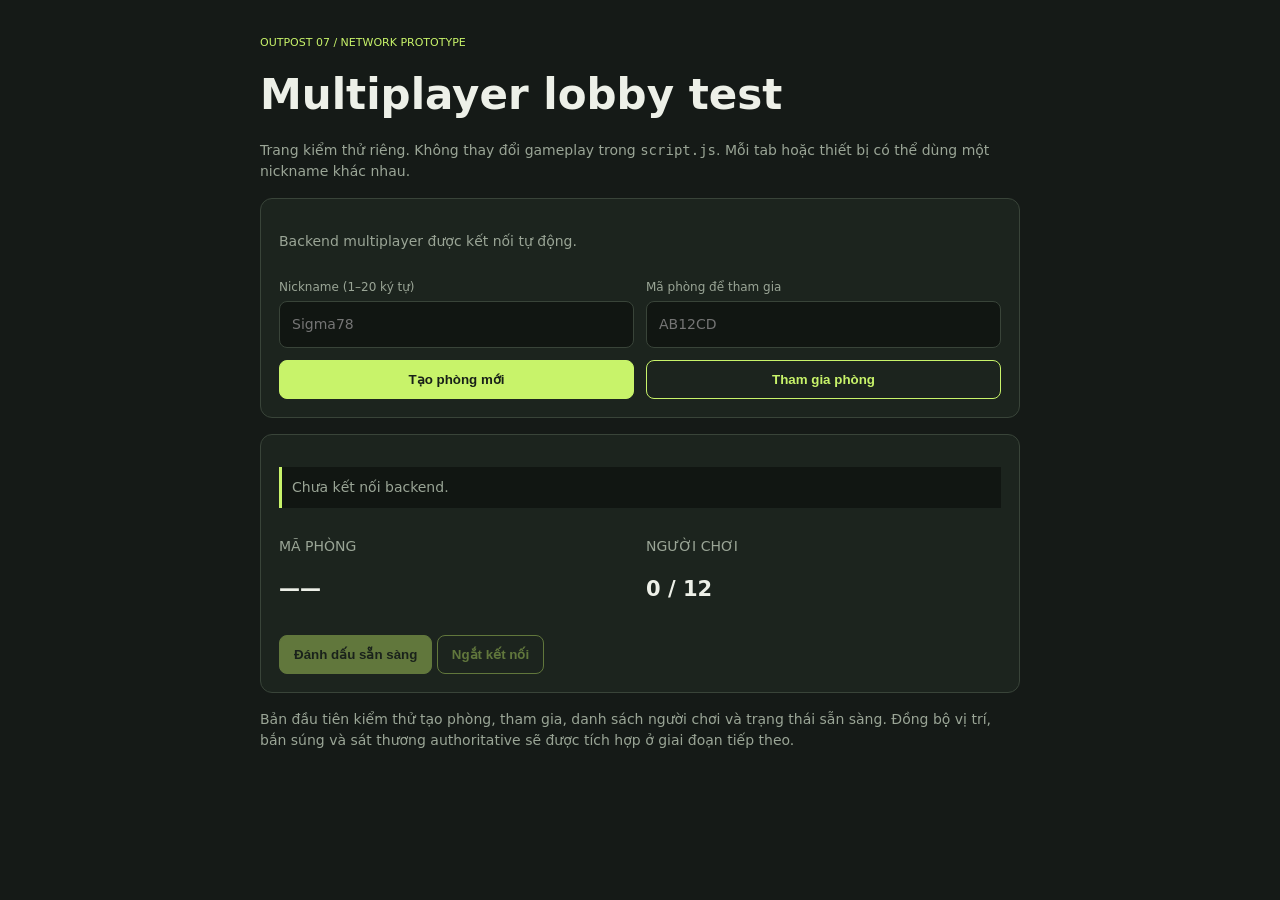
<file: multiplayer-test.html>
<!doctype html>
<html lang="vi">
<head>
  <meta charset="utf-8">
  <meta name="viewport" content="width=device-width, initial-scale=1">
  <meta name="theme-color" content="#151a17">
  <title>LNTL — Multiplayer Lobby Test</title>
  <style>
    :root{color-scheme:dark;--bg:#151a17;--panel:#1c241e;--line:#394439;--text:#edf0e8;--muted:#9aa596;--acid:#c8f36a;--red:#e97862}
    *{box-sizing:border-box}body{margin:0;background:var(--bg);color:var(--text);font:14px/1.5 system-ui,sans-serif;padding:24px}
    main{max-width:760px;margin:0 auto}h1{font-size:clamp(26px,5vw,42px);margin:8px 0}p{color:var(--muted)}
    .panel{background:var(--panel);border:1px solid var(--line);padding:18px;border-radius:12px;margin:16px 0}
    label{display:block;color:var(--muted);font-size:12px;margin:12px 0 5px}
    input{width:100%;padding:12px;border:1px solid var(--line);border-radius:8px;background:#111612;color:var(--text);font:inherit}
    .grid{display:grid;grid-template-columns:1fr 1fr;gap:12px}
    button{border:1px solid var(--acid);border-radius:8px;padding:11px 14px;background:var(--acid);color:#182018;font-weight:700;cursor:pointer;margin-top:12px}
    button.secondary{background:transparent;color:var(--acid)}button:disabled{opacity:.4;cursor:not-allowed}
    #status{padding:10px;border-left:3px solid var(--acid);background:#111612;overflow-wrap:anywhere}
    #players{list-style:none;padding:0;margin:0}#players li{padding:10px 0;border-bottom:1px solid var(--line);display:flex;justify-content:space-between;gap:12px}
    .tag{color:var(--acid);font-size:11px}.error{color:var(--red)}.muted{color:var(--muted)}
    @media(max-width:560px){body{padding:14px}.grid{grid-template-columns:1fr}}
  </style>
</head>
<body>
<main>
  <p class="tag">OUTPOST 07 / NETWORK PROTOTYPE</p>
  <h1>Multiplayer lobby test</h1>
  <p>Trang kiểm thử riêng. Không thay đổi gameplay trong <code>script.js</code>. Mỗi tab hoặc thiết bị có thể dùng một nickname khác nhau.</p>

  <section class="panel">
    <p class="muted">Backend multiplayer được kết nối tự động.</p>
    <div class="grid">
      <div><label for="nickname">Nickname (1–20 ký tự)</label><input id="nickname" maxlength="20" placeholder="Sigma78"></div>
      <div><label for="roomCode">Mã phòng để tham gia</label><input id="roomCode" maxlength="6" placeholder="AB12CD" autocapitalize="characters"></div>
    </div>
    <div class="grid">
      <button id="create">Tạo phòng mới</button>
      <button id="join" class="secondary">Tham gia phòng</button>
    </div>
  </section>

  <section class="panel">
    <p id="status" role="status">Chưa kết nối backend.</p>
    <div class="grid">
      <div><p>MÃ PHÒNG</p><h2 id="activeCode">——</h2></div>
      <div><p>NGƯỜI CHƠI</p><h2 id="count">0 / 12</h2></div>
    </div>
    <ul id="players"></ul>
    <button id="ready" disabled>Đánh dấu sẵn sàng</button>
    <button id="disconnect" class="secondary" disabled>Ngắt kết nối</button>
  </section>
  <p class="muted">Bản đầu tiên kiểm thử tạo phòng, tham gia, danh sách người chơi và trạng thái sẵn sàng. Đồng bộ vị trí, bắn súng và sát thương authoritative sẽ được tích hợp ở giai đoạn tiếp theo.</p>
</main>
<script type="module">
  const $ = (selector) => document.querySelector(selector);
  const nicknameInput = $("#nickname");
  const roomCodeInput = $("#roomCode");
  const statusNode = $("#status");
  const activeCodeNode = $("#activeCode");
  const countNode = $("#count");
  const playersNode = $("#players");
  const createButton = $("#create");
  const joinButton = $("#join");
  const readyButton = $("#ready");
  const disconnectButton = $("#disconnect");

  let socket = null;
  let ready = false;
  let currentRoom = null;
  let myPlayerId = null;

  nicknameInput.value = localStorage.getItem("lntl-mp-nickname") || "";

  function setStatus(message, isError = false) {
    statusNode.textContent = message;
    statusNode.classList.toggle("error", isError);
  }

  // Backend deployed for the LNTL multiplayer prototype.
  // Update this constant only if the Worker URL changes.
  const BACKEND_URL = "https://lntl-multiplayer.thanhnguyenxuan917.workers.dev";

  function getBackend() {
    return BACKEND_URL;
  }

  function getNickname() {
    const nickname = nicknameInput.value.trim().replace(/\s+/g, " ").slice(0, 20);
    if (!nickname) throw new Error("Nhập nickname từ 1–20 ký tự.");
    localStorage.setItem("lntl-mp-nickname", nickname);
    return nickname;
  }

  async function requestJson(url, options) {
    const response = await fetch(url, options);
    const data = await response.json().catch(() => ({}));
    if (!response.ok) throw new Error(data.error || `HTTP ${response.status}`);
    return data;
  }

  async function createRoom() {
    try {
      disconnect();
      setStatus("Đang tạo phòng…");
      const backend = getBackend();
      const nickname = getNickname();
      const result = await requestJson(backend + "/api/rooms", {
        method: "POST",
        headers: { "content-type": "application/json" },
        body: JSON.stringify({ nickname })
      });
      roomCodeInput.value = result.code;
      await connectToRoom(result.code, nickname, backend);
    } catch (error) {
      setStatus(error.message || "Không tạo được phòng.", true);
    }
  }

  async function joinRoom() {
    try {
      disconnect();
      const backend = getBackend();
      const nickname = getNickname();
      const code = roomCodeInput.value.trim().toUpperCase();
      if (!/^[A-Z0-9]{6}$/.test(code)) throw new Error("Mã phòng phải gồm 6 ký tự.");
      setStatus("Đang tham gia phòng " + code + "…");
      await connectToRoom(code, nickname, backend);
    } catch (error) {
      setStatus(error.message || "Không tham gia được phòng.", true);
    }
  }

  function connectToRoom(code, nickname, backend) {
    return new Promise((resolve, reject) => {
      const wsUrl = new URL(backend + "/api/rooms/" + encodeURIComponent(code) + "/ws");
      wsUrl.protocol = wsUrl.protocol === "https:" ? "wss:" : "ws:";
      wsUrl.searchParams.set("nickname", nickname);
      const candidate = new WebSocket(wsUrl);
      let welcomed = false;

      candidate.addEventListener("open", () => setStatus("WebSocket đã mở; đang xác nhận phòng…"), { once: true });
      candidate.addEventListener("message", (event) => {
        let message;
        try { message = JSON.parse(event.data); } catch { return; }

        if (message.type === "welcome") {
          welcomed = true;
          socket = candidate;
          myPlayerId = message.playerId;
          currentRoom = message.room;
          ready = false;
          renderRoom();
          readyButton.disabled = false;
          disconnectButton.disabled = false;
          readyButton.textContent = "Đánh dấu sẵn sàng";
          setStatus("Đã kết nối phòng " + code + ". Mở tab khác để thử thêm người chơi.");
          resolve();
        } else if (message.type === "room:update") {
          currentRoom = message.room;
          renderRoom();
        } else if (message.type === "error") {
          setStatus(message.error || "Lỗi từ server.", true);
        }
      });

      candidate.addEventListener("error", () => {
        if (!welcomed) reject(new Error("Không kết nối được. Kiểm tra URL Worker, deployment và trạng thái backend."));
      });
      candidate.addEventListener("close", (event) => {
        if (socket === candidate) {
          socket = null;
          currentRoom = null;
          myPlayerId = null;
          ready = false;
          renderRoom();
          readyButton.disabled = true;
          disconnectButton.disabled = true;
          setStatus("Đã ngắt kết nối (code " + event.code + ").");
        } else if (!welcomed) {
          reject(new Error("Không thể tham gia phòng. Kiểm tra mã phòng và xem Worker đã deploy chưa."));
        }
      });
    });
  }

  function renderRoom() {
    activeCodeNode.textContent = currentRoom?.code || "——";
    const players = currentRoom?.players || [];
    countNode.textContent = players.length + " / " + (currentRoom?.maxPlayers || 12);
    playersNode.replaceChildren();
    for (const player of players) {
      const item = document.createElement("li");
      const name = document.createElement("span");
      name.textContent = player.nickname + (player.id === myPlayerId ? " (Bạn)" : "");
      const tags = document.createElement("span");
      tags.className = "tag";
      const host = player.id === currentRoom?.hostId ? "CHỦ PHÒNG" : "";
      tags.textContent = [host, player.ready ? "SẴN SÀNG" : "CHƯA SẴN SÀNG"].filter(Boolean).join(" · ");
      item.append(name, tags);
      playersNode.append(item);
    }
  }

  function disconnect() {
    if (socket) {
      const oldSocket = socket;
      socket = null;
      oldSocket.close(1000, "User disconnected");
    }
    currentRoom = null;
    myPlayerId = null;
    ready = false;
    renderRoom();
    readyButton.disabled = true;
    disconnectButton.disabled = true;
  }

  createButton.addEventListener("click", createRoom);
  joinButton.addEventListener("click", joinRoom);
  readyButton.addEventListener("click", () => {
    if (!socket || socket.readyState !== WebSocket.OPEN) return;
    ready = !ready;
    socket.send(JSON.stringify({ type: "ready", ready }));
    readyButton.textContent = ready ? "Hủy trạng thái sẵn sàng" : "Đánh dấu sẵn sàng";
  });
  disconnectButton.addEventListener("click", disconnect);
  roomCodeInput.addEventListener("input", () => {
    roomCodeInput.value = roomCodeInput.value.toUpperCase().replace(/[^A-Z0-9]/g, "").slice(0, 6);
  });
</script>
</body>
</html>
</file>
